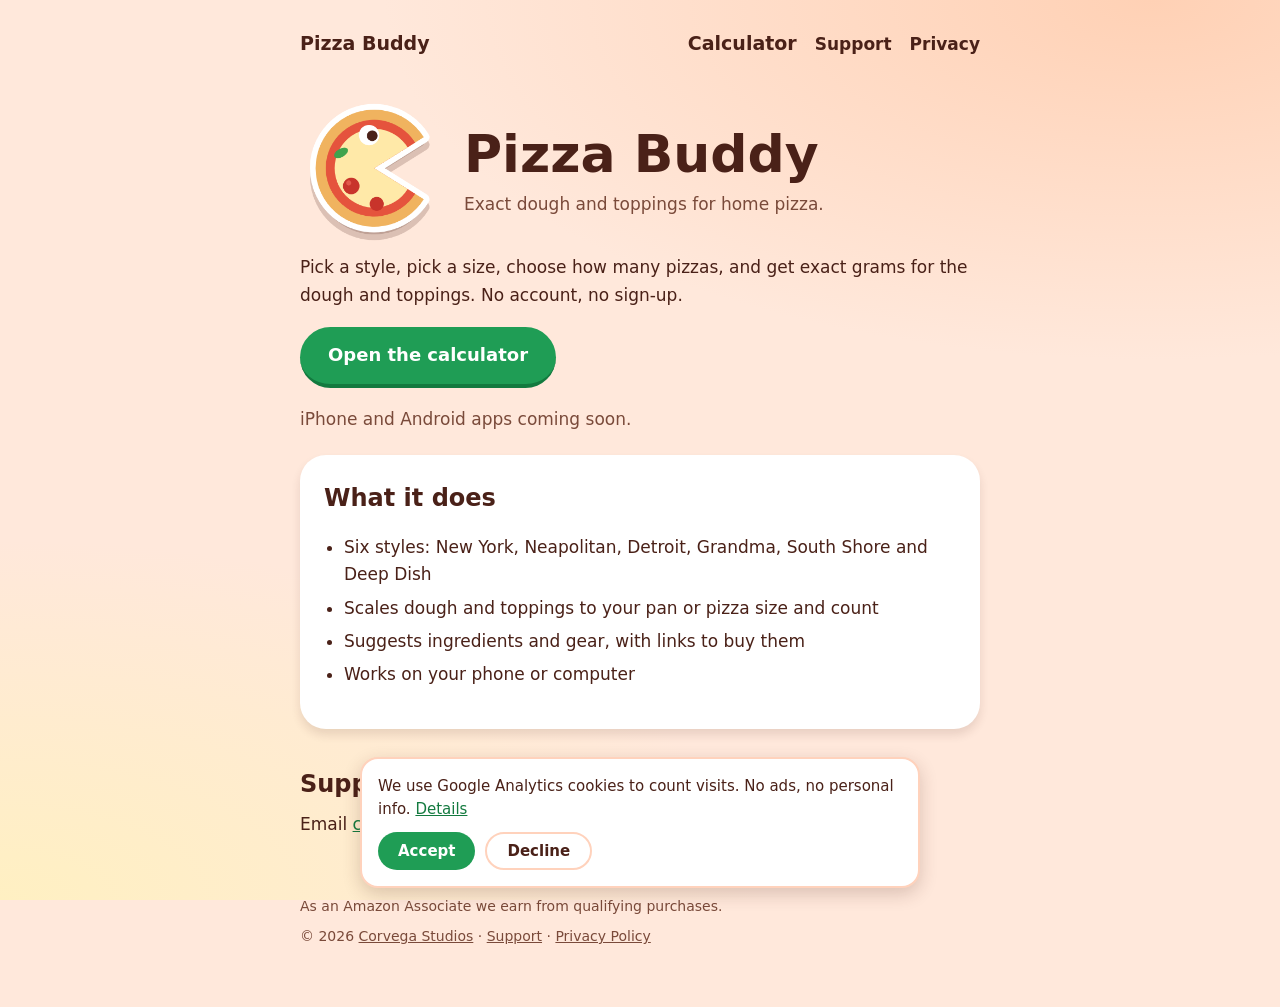
<file: index.html>
<!doctype html><html lang="en"><head><meta charset="utf-8"><meta name="viewport" content="width=device-width,initial-scale=1">
<title>Pizza Buddy | Home pizza dough calculator</title>
<meta name="description" content="Pick a style and size, get exact dough and topping weights for home pizza. Six styles from New York to Deep Dish.">
<meta property="og:title" content="Pizza Buddy"><meta property="og:description" content="Exact dough and topping weights for home pizza."><meta property="og:image" content="https://pizzabuddy.io/assets/social-og-1200x630.png"><meta property="og:url" content="https://pizzabuddy.io/">
<link rel="icon" href="assets/favicon-32.png"><link rel="apple-touch-icon" href="assets/apple-touch-icon-180.png"><link rel="stylesheet" href="style.css"><!-- Google tag (gtag.js) --><script async src="https://www.googletagmanager.com/gtag/js?id=G-6YEZPTC8D3"></script><script>window.dataLayer=window.dataLayer||[];function gtag(){dataLayer.push(arguments);}gtag("consent","default",{analytics_storage:"denied",ad_storage:"denied",ad_user_data:"denied",ad_personalization:"denied"});try{if(localStorage.getItem("pb-consent")==="granted")gtag("consent","update",{analytics_storage:"granted"})}catch(e){}gtag("js",new Date());gtag("config","G-6YEZPTC8D3");</script><script src="/consent.js" defer></script><script type="application/ld+json">{"@context":"https://schema.org","@type":"WebApplication","name":"Pizza Buddy","url":"https://pizzabuddy.io/app/","description":"Exact dough and topping weights for home pizza.","applicationCategory":"LifestyleApplication","operatingSystem":"Any","offers":{"@type":"Offer","price":"0","priceCurrency":"USD"},"publisher":{"@type":"Organization","name":"Corvega Studios","url":"https://pizzabuddy.io/studio/"}}</script></head><body><div class="wrap">
<nav><a href="./">Pizza Buddy</a><span><a href="app/">Calculator</a><a href="support.html">Support</a><a href="privacy.html">Privacy</a></span></nav>
<div class="hero"><img src="assets/mark-256.png" alt="Pizza Buddy logo"><div>
<h1 style="margin:0 0 8px">Pizza Buddy</h1>
<p class="muted" style="margin:0">Exact dough and toppings for home pizza.</p></div></div>
<p>Pick a style, pick a size, choose how many pizzas, and get exact grams for the dough and toppings. No account, no sign-up.</p>
<div class="row"><a class="btn" href="app/">Open the calculator</a></div>
<p class="muted">iPhone and Android apps coming soon.</p>
<div class="card"><h2 style="margin-top:0">What it does</h2><ul>
<li>Six styles: New York, Neapolitan, Detroit, Grandma, South Shore and Deep Dish</li>
<li>Scales dough and toppings to your pan or pizza size and count</li>
<li>Suggests ingredients and gear, with links to buy them</li>
<li>Works on your phone or computer</li></ul></div>
<h2>Support</h2>
<p>Email <a href="mailto:corvegastudiosapps@gmail.com">corvegastudiosapps@gmail.com</a> and I'll get back to you.</p>
<footer><p style="margin:0 0 8px">As an Amazon Associate we earn from qualifying purchases.</p>&copy; 2026 <a href="studio/">Corvega Studios</a> &middot; <a href="support.html">Support</a> &middot; <a href="privacy.html">Privacy Policy</a></footer>
</div></body></html>
</file>
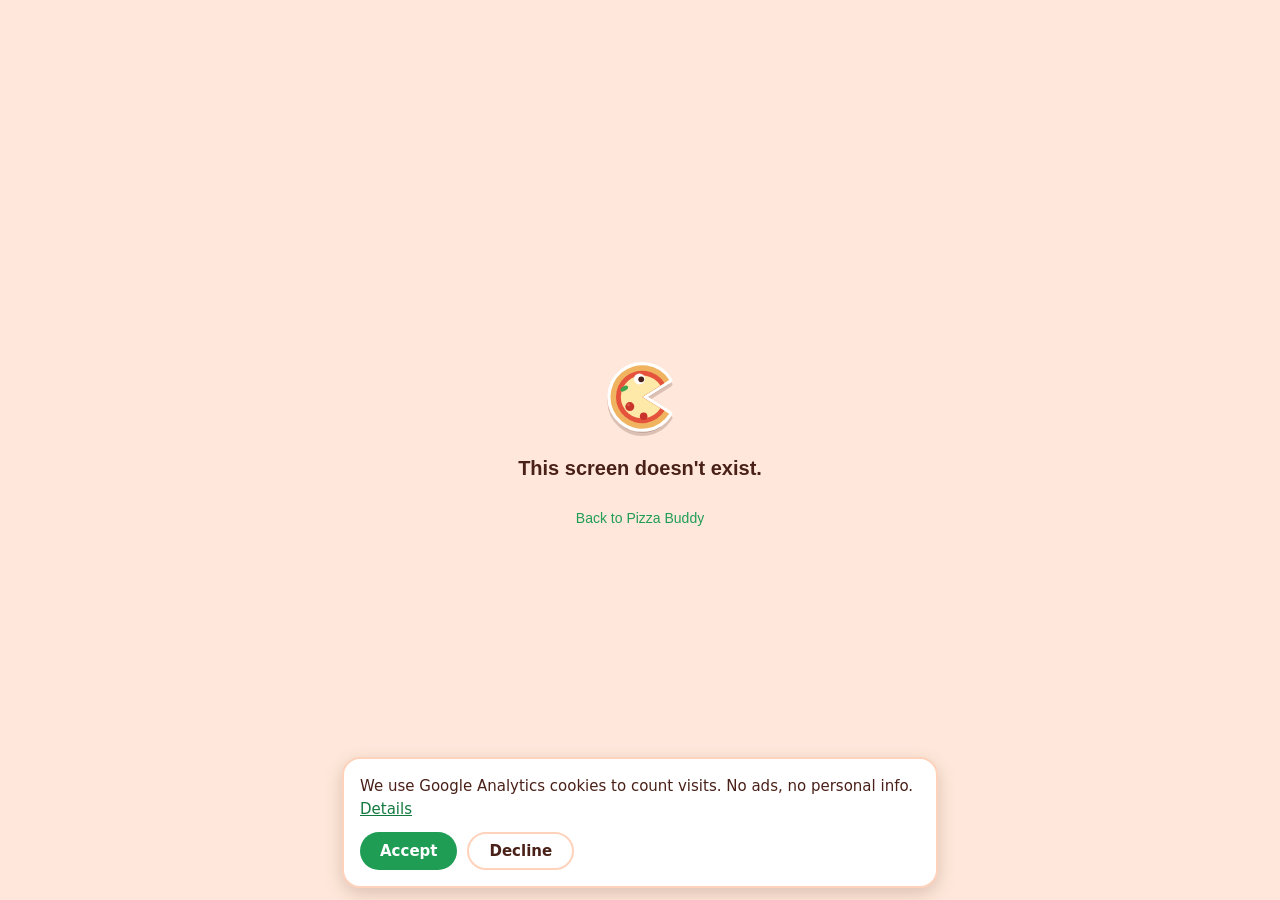
<file: app/index.html>
<!DOCTYPE html>
<html lang="en">
  <head>
    <meta charset="utf-8" />
    <meta httpEquiv="X-UA-Compatible" content="IE=edge" />
    <meta name="viewport" content="width=device-width, initial-scale=1, shrink-to-fit=no" />
    <title>Pizza Buddy</title>
    <!-- The `react-native-web` recommended style reset: https://necolas.github.io/react-native-web/docs/setup/#root-element -->
    <style id="expo-reset">
      /* These styles make the body full-height */
      html,
      body {
        height: 100%;
      }
      /* These styles disable body scrolling if you are using <ScrollView> */
      body {
        overflow: hidden;
      }
      /* These styles make the root element full-height */
      #root {
        display: flex;
        height: 100%;
        flex: 1;
      }
    </style>
  <link rel="icon" href="/app/favicon.ico"/><meta name="theme-color" content="#FFE8DB"><meta name="description" content="Exact dough and topping weights for home pizza."><link rel="apple-touch-icon" href="/assets/apple-touch-icon-180.png"><script async src="https://www.googletagmanager.com/gtag/js?id=G-6YEZPTC8D3"></script><script>window.dataLayer=window.dataLayer||[];function gtag(){dataLayer.push(arguments);}gtag("consent","default",{analytics_storage:"denied",ad_storage:"denied",ad_user_data:"denied",ad_personalization:"denied"});try{if(localStorage.getItem("pb-consent")==="granted")gtag("consent","update",{analytics_storage:"granted"})}catch(e){}gtag("js",new Date());gtag("config","G-6YEZPTC8D3");</script><script src="/consent.js" defer></script></head>

  <body>
    <!-- Use static rendering with Expo Router to support running without JavaScript. -->
    <noscript>
      You need to enable JavaScript to run this app.
    </noscript>
    <!-- The root element for your Expo app. -->
    <div id="root"><p style="font:600 20px system-ui;color:#4A2118;margin:auto">Loading Pizza Buddy&hellip;</p></div>
  <script src="/app/_expo/static/js/web/entry-aed9f51584dee3867e0c8224ca521d09.js" defer></script>
</body>
</html>
</file>
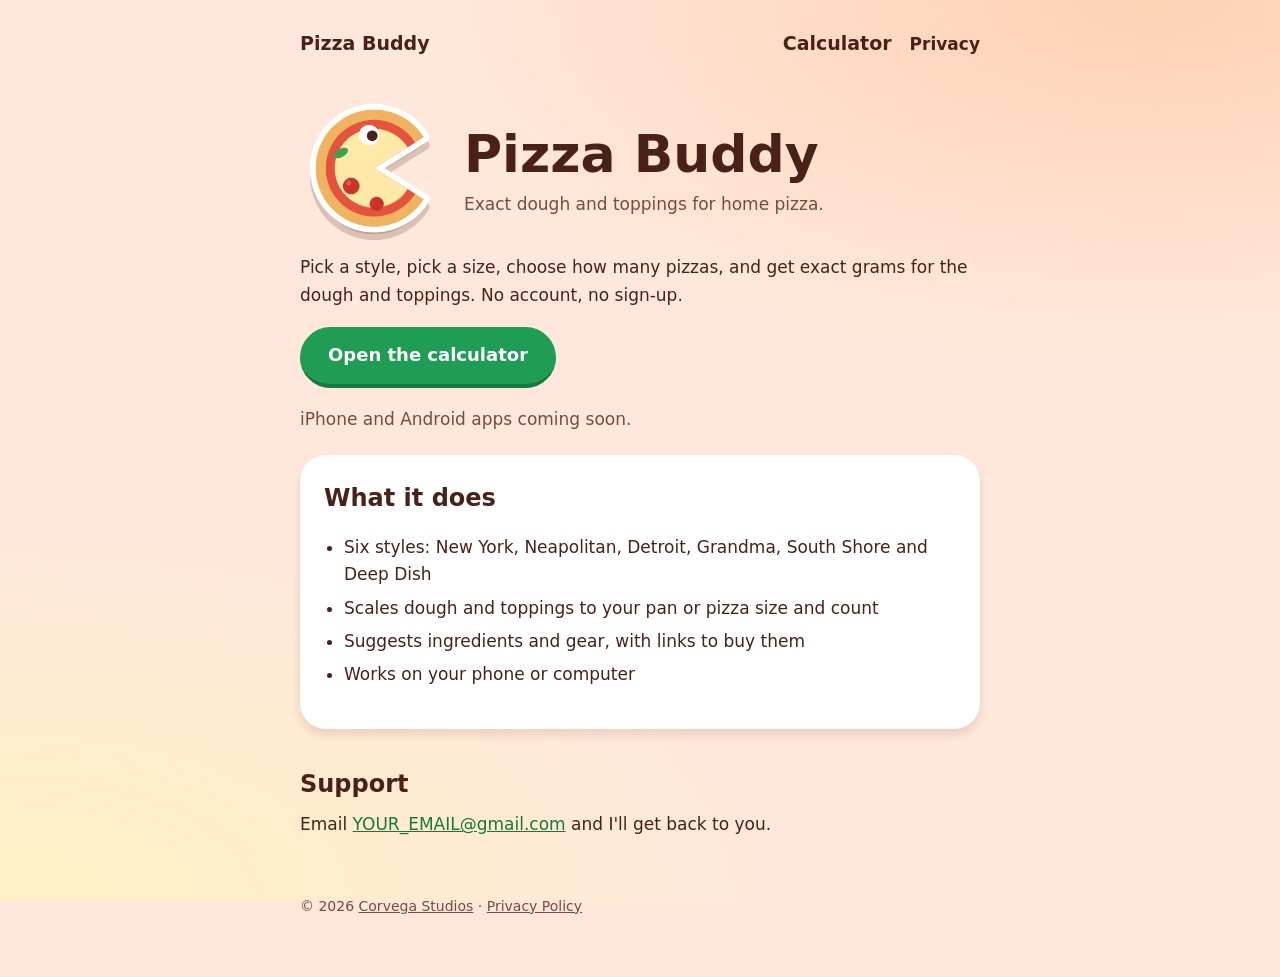
<file: pizzabuddy-site/index.html>
<!doctype html><html lang="en"><head><meta charset="utf-8"><meta name="viewport" content="width=device-width,initial-scale=1">
<title>Pizza Buddy | Home pizza dough calculator</title>
<meta name="description" content="Pick a style and size, get exact dough and topping weights for home pizza. Six styles from New York to Deep Dish.">
<meta property="og:title" content="Pizza Buddy"><meta property="og:description" content="Exact dough and topping weights for home pizza."><meta property="og:image" content="https://pizzabuddy.pizza/assets/social-og-1200x630.png"><meta property="og:url" content="https://pizzabuddy.pizza/">
<link rel="icon" href="assets/favicon-32.png"><link rel="apple-touch-icon" href="assets/apple-touch-icon-180.png"><link rel="stylesheet" href="style.css"></head><body><div class="wrap">
<nav><a href="./">Pizza Buddy</a><span><a href="app/">Calculator</a><a href="privacy.html">Privacy</a></span></nav>
<div class="hero"><img src="assets/mark-256.png" alt="Pizza Buddy logo"><div>
<h1 style="margin:0 0 8px">Pizza Buddy</h1>
<p class="muted" style="margin:0">Exact dough and toppings for home pizza.</p></div></div>
<p>Pick a style, pick a size, choose how many pizzas, and get exact grams for the dough and toppings. No account, no sign-up.</p>
<div class="row"><a class="btn" href="app/">Open the calculator</a></div>
<p class="muted">iPhone and Android apps coming soon.</p>
<div class="card"><h2 style="margin-top:0">What it does</h2><ul>
<li>Six styles: New York, Neapolitan, Detroit, Grandma, South Shore and Deep Dish</li>
<li>Scales dough and toppings to your pan or pizza size and count</li>
<li>Suggests ingredients and gear, with links to buy them</li>
<li>Works on your phone or computer</li></ul></div>
<h2>Support</h2>
<p>Email <a href="mailto:YOUR_EMAIL@gmail.com">YOUR_EMAIL@gmail.com</a> and I'll get back to you.</p>
<footer>&copy; 2026 <a href="studio/">Corvega Studios</a> &middot; <a href="privacy.html">Privacy Policy</a></footer>
</div></body></html>
</file>
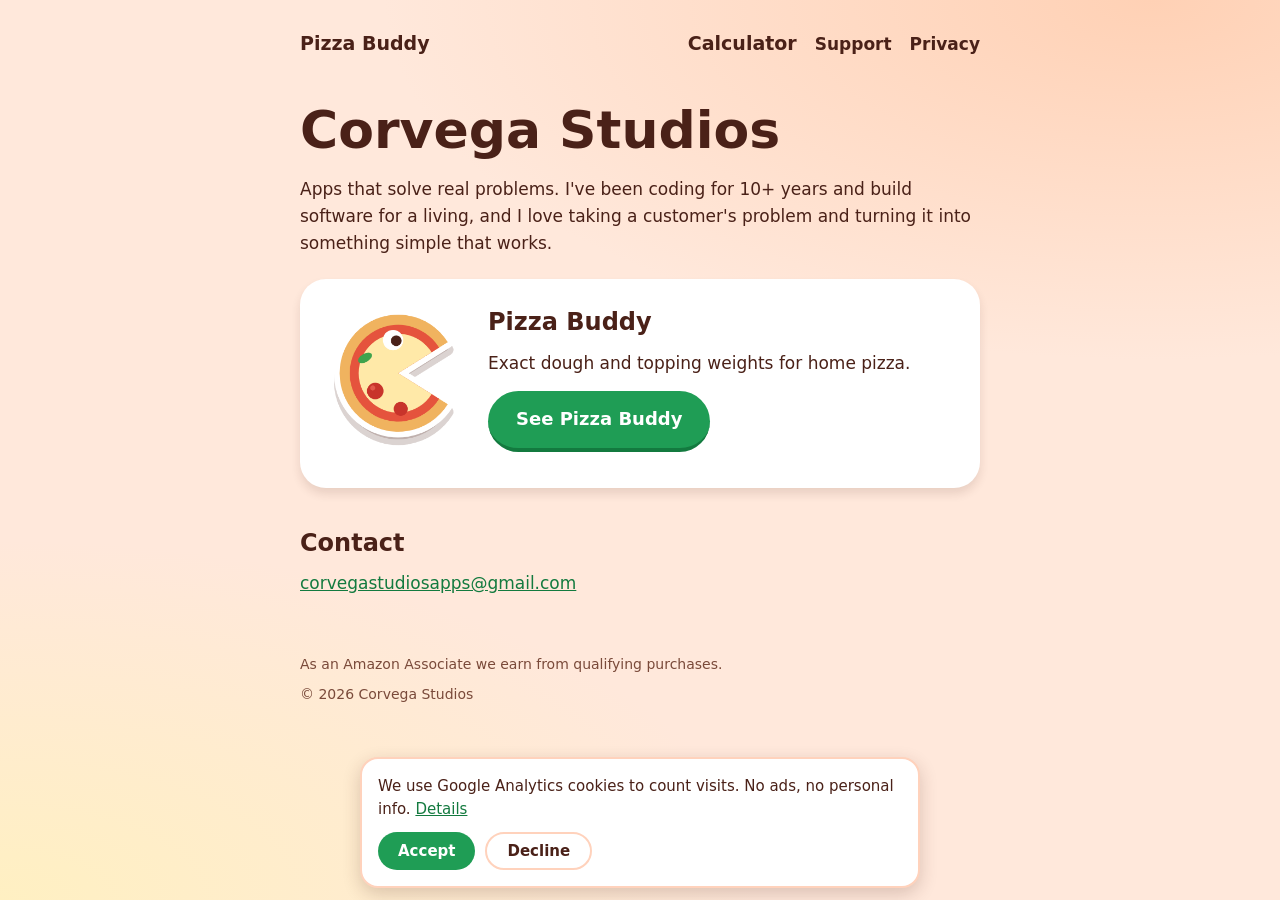
<file: studio/index.html>
<!doctype html><html lang="en"><head><meta charset="utf-8"><meta name="viewport" content="width=device-width,initial-scale=1">
<title>Corvega Studios</title><meta name="description" content="Corvega Studios makes apps that solve real customer problems."><meta property="og:title" content="Corvega Studios"><meta property="og:description" content="Corvega Studios makes apps that solve real customer problems."><meta property="og:image" content="https://pizzabuddy.io/assets/social-og-1200x630.png"><meta property="og:url" content="https://pizzabuddy.io/studio/"><link rel="canonical" href="https://pizzabuddy.io/studio/">
<link rel="icon" href="../assets/favicon-32.png"><link rel="stylesheet" href="../style.css"><!-- Google tag (gtag.js) --><script async src="https://www.googletagmanager.com/gtag/js?id=G-6YEZPTC8D3"></script><script>window.dataLayer=window.dataLayer||[];function gtag(){dataLayer.push(arguments);}gtag("consent","default",{analytics_storage:"denied",ad_storage:"denied",ad_user_data:"denied",ad_personalization:"denied"});try{if(localStorage.getItem("pb-consent")==="granted")gtag("consent","update",{analytics_storage:"granted"})}catch(e){}gtag("js",new Date());gtag("config","G-6YEZPTC8D3");</script><script src="/consent.js" defer></script></head><body><div class="wrap">
<nav><a href="../">Pizza Buddy</a><span><a href="../app/">Calculator</a><a href="../support.html">Support</a><a href="../privacy.html">Privacy</a></span></nav>
<h1>Corvega Studios</h1>
<p>Apps that solve real problems. I've been coding for 10+ years and build software for a living, and I love taking a customer's problem and turning it into something simple that works.</p>
<div class="card"><div class="hero"><img src="../assets/mark-256.png" alt="Pizza Buddy logo"><div>
<h2 style="margin-top:0">Pizza Buddy</h2>
<p>Exact dough and topping weights for home pizza.</p>
<a class="btn" href="../">See Pizza Buddy</a></div></div></div>
<h2>Contact</h2>
<p><a href="mailto:corvegastudiosapps@gmail.com">corvegastudiosapps@gmail.com</a></p>
<footer><p style="margin:0 0 8px">As an Amazon Associate we earn from qualifying purchases.</p>&copy; 2026 Corvega Studios</footer>
</div></body></html>
</file>
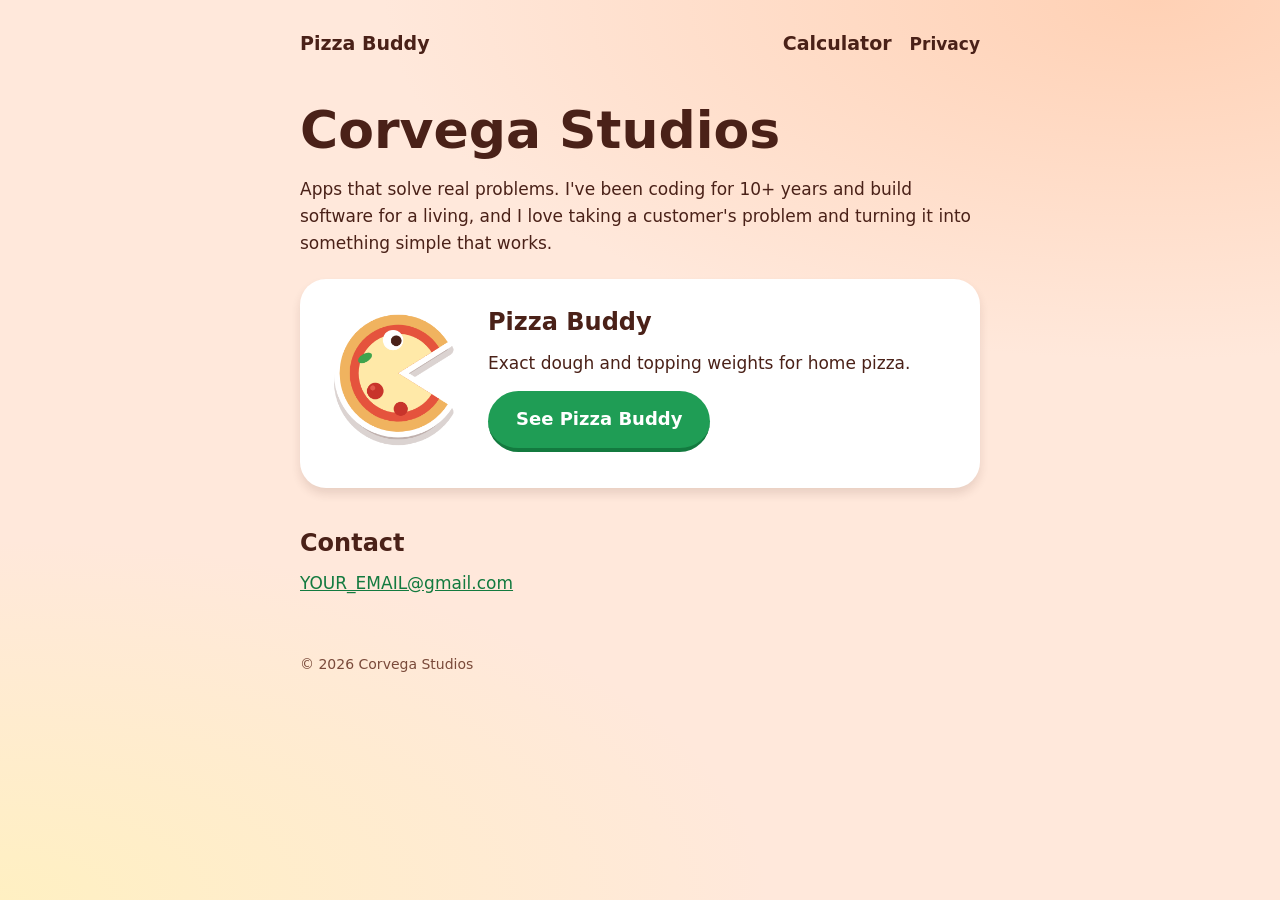
<file: pizzabuddy-site/studio/index.html>
<!doctype html><html lang="en"><head><meta charset="utf-8"><meta name="viewport" content="width=device-width,initial-scale=1">
<title>Corvega Studios</title><meta name="description" content="Corvega Studios makes apps that solve real customer problems.">
<link rel="icon" href="../assets/favicon-32.png"><link rel="stylesheet" href="../style.css"></head><body><div class="wrap">
<nav><a href="../">Pizza Buddy</a><span><a href="../app/">Calculator</a><a href="../privacy.html">Privacy</a></span></nav>
<h1>Corvega Studios</h1>
<p>Apps that solve real problems. I've been coding for 10+ years and build software for a living, and I love taking a customer's problem and turning it into something simple that works.</p>
<div class="card"><div class="hero"><img src="../assets/mark-256.png" alt="Pizza Buddy logo"><div>
<h2 style="margin-top:0">Pizza Buddy</h2>
<p>Exact dough and topping weights for home pizza.</p>
<a class="btn" href="../">See Pizza Buddy</a></div></div></div>
<h2>Contact</h2>
<p><a href="mailto:YOUR_EMAIL@gmail.com">YOUR_EMAIL@gmail.com</a></p>
<footer>&copy; 2026 Corvega Studios</footer>
</div></body></html>
</file>
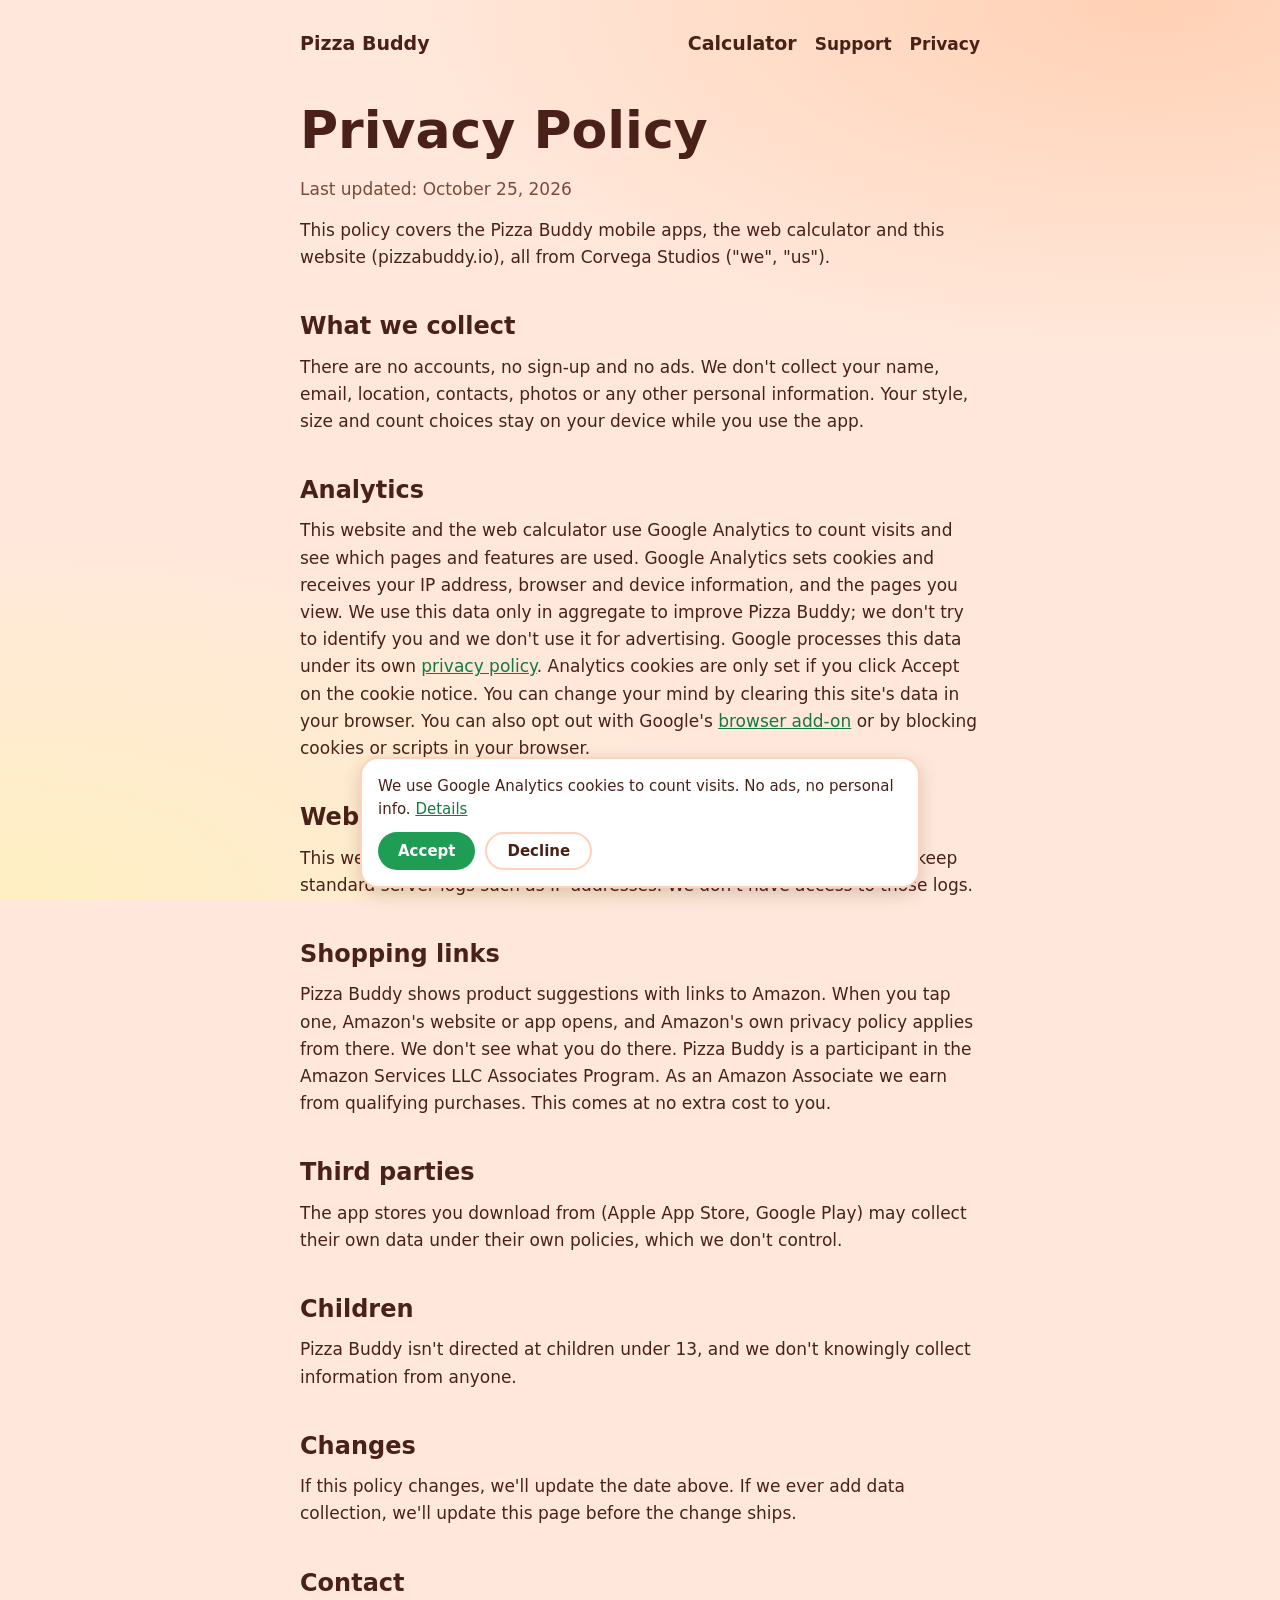
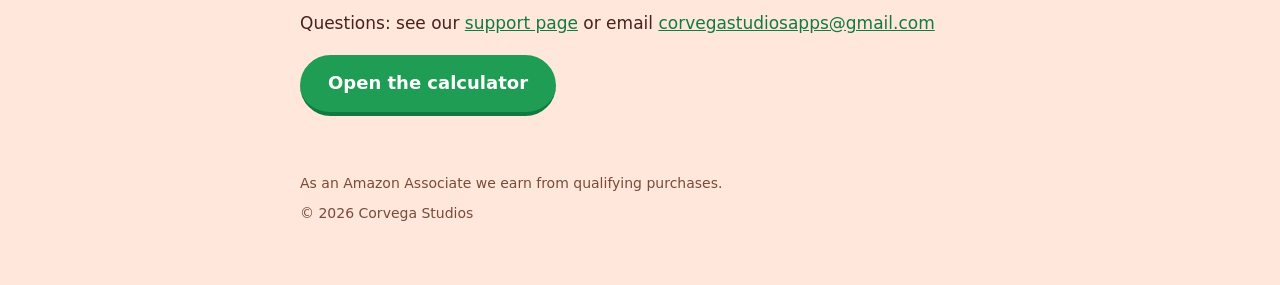
<file: privacy.html>
<!doctype html><html lang="en"><head><meta charset="utf-8"><meta name="viewport" content="width=device-width,initial-scale=1">
<title>Privacy Policy | Corvega Studios</title><meta name="description" content="Pizza Buddy collects no personal information. Read the full privacy policy."><meta property="og:title" content="Privacy Policy | Corvega Studios"><meta property="og:description" content="Pizza Buddy collects no personal information. Read the full privacy policy."><meta property="og:image" content="https://pizzabuddy.io/assets/social-og-1200x630.png"><meta property="og:url" content="https://pizzabuddy.io/privacy.html"><link rel="canonical" href="https://pizzabuddy.io/privacy.html"><link rel="icon" href="assets/favicon-32.png"><link rel="stylesheet" href="style.css"><!-- Google tag (gtag.js) --><script async src="https://www.googletagmanager.com/gtag/js?id=G-6YEZPTC8D3"></script><script>window.dataLayer=window.dataLayer||[];function gtag(){dataLayer.push(arguments);}gtag("consent","default",{analytics_storage:"denied",ad_storage:"denied",ad_user_data:"denied",ad_personalization:"denied"});try{if(localStorage.getItem("pb-consent")==="granted")gtag("consent","update",{analytics_storage:"granted"})}catch(e){}gtag("js",new Date());gtag("config","G-6YEZPTC8D3");</script><script src="/consent.js" defer></script></head><body><div class="wrap">
<nav><a href="./">Pizza Buddy</a><span><a href="app/">Calculator</a><a href="support.html">Support</a><a href="privacy.html">Privacy</a></span></nav>
<h1>Privacy Policy</h1>
<p class="muted">Last updated: October 25, 2026</p>
<p>This policy covers the Pizza Buddy mobile apps, the web calculator and this website (pizzabuddy.io), all from Corvega Studios ("we", "us").</p>
<h2>What we collect</h2>
<p>There are no accounts, no sign-up and no ads. We don't collect your name, email, location, contacts, photos or any other personal information. Your style, size and count choices stay on your device while you use the app.</p>
<h2>Analytics</h2>
<p>This website and the web calculator use Google Analytics to count visits and see which pages and features are used. Google Analytics sets cookies and receives your IP address, browser and device information, and the pages you view. We use this data only in aggregate to improve Pizza Buddy; we don't try to identify you and we don't use it for advertising. Google processes this data under its own <a href="https://policies.google.com/privacy">privacy policy</a>. Analytics cookies are only set if you click Accept on the cookie notice. You can change your mind by clearing this site's data in your browser. You can also opt out with Google's <a href="https://tools.google.com/dlpage/gaoptout">browser add-on</a> or by blocking cookies or scripts in your browser.</p>
<h2>Website hosting</h2>
<p>This website is hosted on GitHub Pages. Like any web host, GitHub may keep standard server logs such as IP addresses. We don't have access to those logs.</p>
<h2>Shopping links</h2>
<p>Pizza Buddy shows product suggestions with links to Amazon. When you tap one, Amazon's website or app opens, and Amazon's own privacy policy applies from there. We don't see what you do there. Pizza Buddy is a participant in the Amazon Services LLC Associates Program. As an Amazon Associate we earn from qualifying purchases. This comes at no extra cost to you.</p>
<h2>Third parties</h2>
<p>The app stores you download from (Apple App Store, Google Play) may collect their own data under their own policies, which we don't control.</p>
<h2>Children</h2>
<p>Pizza Buddy isn't directed at children under 13, and we don't knowingly collect information from anyone.</p>
<h2>Changes</h2>
<p>If this policy changes, we'll update the date above. If we ever add data collection, we'll update this page before the change ships.</p>
<h2>Contact</h2>
<p>Questions: see our <a href="support.html">support page</a> or email <a href="mailto:corvegastudiosapps@gmail.com">corvegastudiosapps@gmail.com</a></p>
<div class="row"><a class="btn" href="app/">Open the calculator</a></div>
<footer><p style="margin:0 0 8px">As an Amazon Associate we earn from qualifying purchases.</p>&copy; 2026 Corvega Studios</footer>
</div></body></html>
</file>
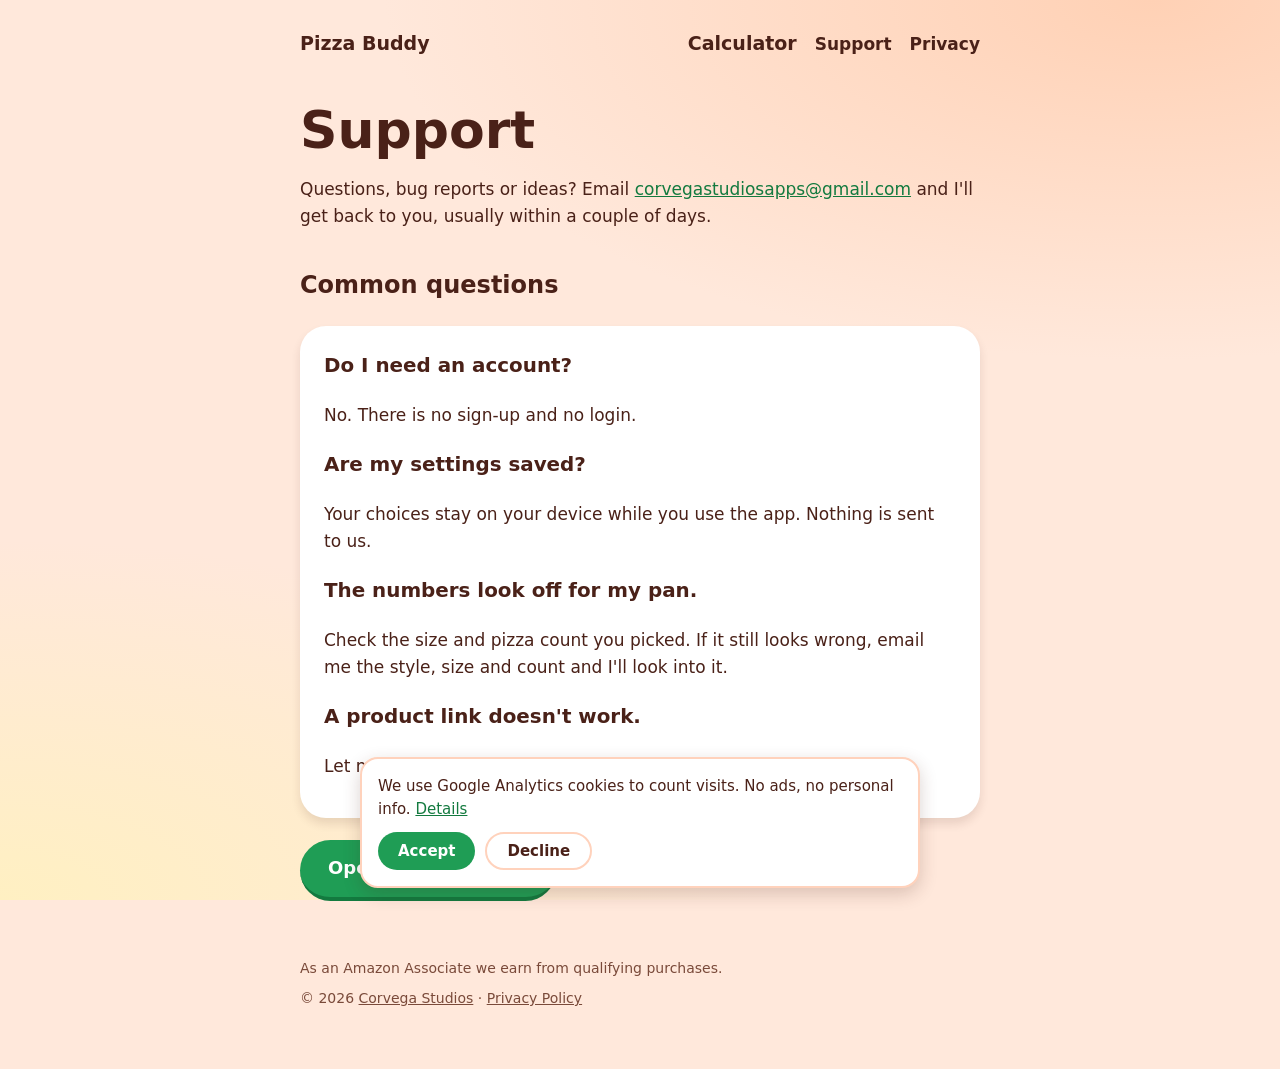
<file: support.html>
<!doctype html><html lang="en"><head><meta charset="utf-8"><meta name="viewport" content="width=device-width,initial-scale=1">
<title>Support | Pizza Buddy</title><meta name="description" content="Get help with Pizza Buddy, the home pizza dough calculator."><meta property="og:title" content="Pizza Buddy Support"><meta property="og:description" content="Get help with Pizza Buddy, the home pizza dough calculator."><meta property="og:image" content="https://pizzabuddy.io/assets/social-og-1200x630.png"><meta property="og:url" content="https://pizzabuddy.io/support.html"><link rel="canonical" href="https://pizzabuddy.io/support.html">
<link rel="icon" href="assets/favicon-32.png"><link rel="stylesheet" href="style.css">
<!-- Google tag (gtag.js) --><script async src="https://www.googletagmanager.com/gtag/js?id=G-6YEZPTC8D3"></script><script>window.dataLayer=window.dataLayer||[];function gtag(){dataLayer.push(arguments);}gtag("consent","default",{analytics_storage:"denied",ad_storage:"denied",ad_user_data:"denied",ad_personalization:"denied"});try{if(localStorage.getItem("pb-consent")==="granted")gtag("consent","update",{analytics_storage:"granted"})}catch(e){}gtag("js",new Date());gtag("config","G-6YEZPTC8D3");</script><script src="/consent.js" defer></script></head><body><div class="wrap">
<nav><a href="./">Pizza Buddy</a><span><a href="app/">Calculator</a><a href="support.html">Support</a><a href="privacy.html">Privacy</a></span></nav>
<h1>Support</h1>
<p>Questions, bug reports or ideas? Email <a href="mailto:corvegastudiosapps@gmail.com">corvegastudiosapps@gmail.com</a> and I'll get back to you, usually within a couple of days.</p>
<h2>Common questions</h2>
<div class="card"><h3 style="margin-top:0">Do I need an account?</h3><p>No. There is no sign-up and no login.</p>
<h3>Are my settings saved?</h3><p>Your choices stay on your device while you use the app. Nothing is sent to us.</p>
<h3>The numbers look off for my pan.</h3><p>Check the size and pizza count you picked. If it still looks wrong, email me the style, size and count and I'll look into it.</p>
<h3>A product link doesn't work.</h3><p>Let me know which product and I'll fix it.</p></div>
<div class="row"><a class="btn" href="app/">Open the calculator</a></div>
<footer><p style="margin:0 0 8px">As an Amazon Associate we earn from qualifying purchases.</p>&copy; 2026 <a href="studio/">Corvega Studios</a> &middot; <a href="privacy.html">Privacy Policy</a></footer>
</div></body></html>
</file>
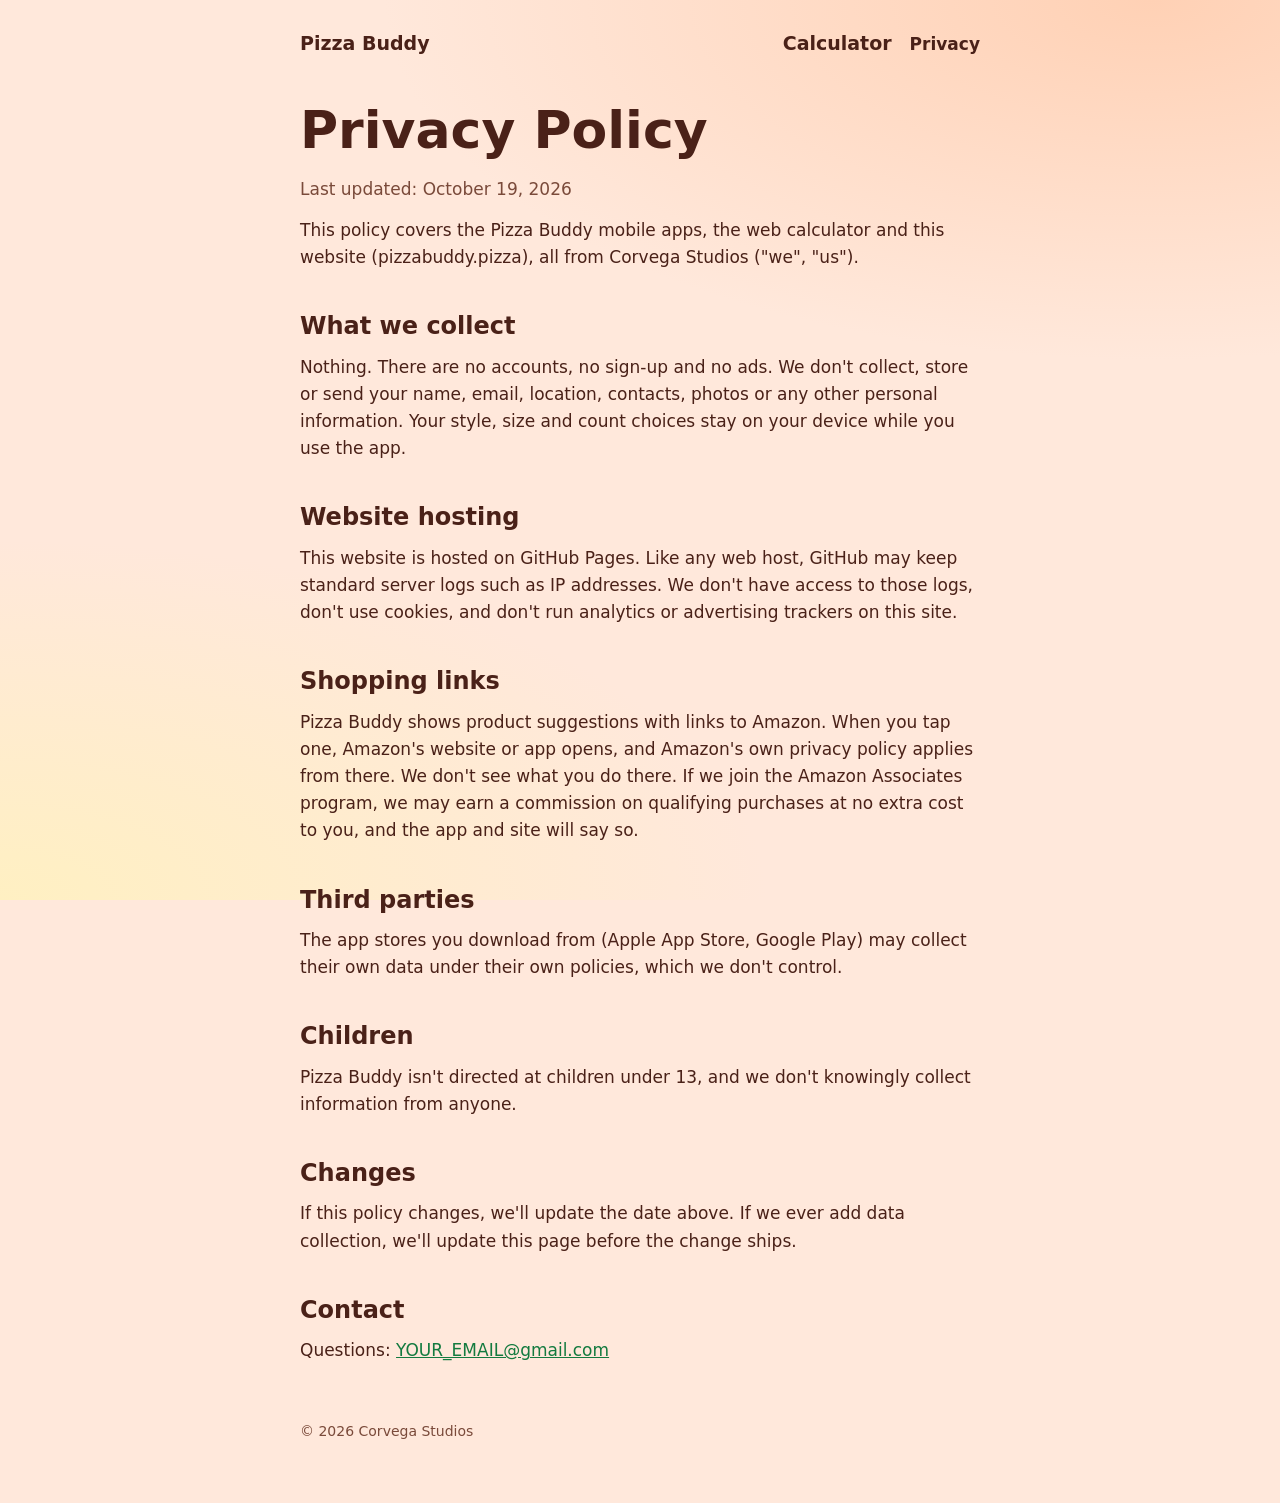
<file: pizzabuddy-site/privacy.html>
<!doctype html><html lang="en"><head><meta charset="utf-8"><meta name="viewport" content="width=device-width,initial-scale=1">
<title>Privacy Policy | Corvega Studios</title><link rel="icon" href="assets/favicon-32.png"><link rel="stylesheet" href="style.css"></head><body><div class="wrap">
<nav><a href="./">Pizza Buddy</a><span><a href="app/">Calculator</a><a href="privacy.html">Privacy</a></span></nav>
<h1>Privacy Policy</h1>
<p class="muted">Last updated: October 19, 2026</p>
<p>This policy covers the Pizza Buddy mobile apps, the web calculator and this website (pizzabuddy.pizza), all from Corvega Studios ("we", "us").</p>
<h2>What we collect</h2>
<p>Nothing. There are no accounts, no sign-up and no ads. We don't collect, store or send your name, email, location, contacts, photos or any other personal information. Your style, size and count choices stay on your device while you use the app.</p>
<h2>Website hosting</h2>
<p>This website is hosted on GitHub Pages. Like any web host, GitHub may keep standard server logs such as IP addresses. We don't have access to those logs, don't use cookies, and don't run analytics or advertising trackers on this site.</p>
<h2>Shopping links</h2>
<p>Pizza Buddy shows product suggestions with links to Amazon. When you tap one, Amazon's website or app opens, and Amazon's own privacy policy applies from there. We don't see what you do there. If we join the Amazon Associates program, we may earn a commission on qualifying purchases at no extra cost to you, and the app and site will say so.</p>
<h2>Third parties</h2>
<p>The app stores you download from (Apple App Store, Google Play) may collect their own data under their own policies, which we don't control.</p>
<h2>Children</h2>
<p>Pizza Buddy isn't directed at children under 13, and we don't knowingly collect information from anyone.</p>
<h2>Changes</h2>
<p>If this policy changes, we'll update the date above. If we ever add data collection, we'll update this page before the change ships.</p>
<h2>Contact</h2>
<p>Questions: <a href="mailto:YOUR_EMAIL@gmail.com">YOUR_EMAIL@gmail.com</a></p>
<footer>&copy; 2026 Corvega Studios</footer>
</div></body></html>
</file>
<file: style.css>
:root{--page:#FFE8DB;--ink:#4A2118;--muted:#7A4A3A;--surface:#fff;--accent:#1F9D55;--deep:#137A3F;--line:#FFD2BC}
*{box-sizing:border-box}
body{margin:0;background:var(--page);color:var(--ink);font:17px/1.6 ui-rounded,"SF Pro Rounded","Nunito","Segoe UI",system-ui,sans-serif;min-height:100vh;background-image:radial-gradient(60% 40% at 90% 0%,#FFD1B5,transparent),radial-gradient(60% 40% at 0% 100%,#FFF0C2,transparent);background-attachment:fixed}
.wrap{max-width:720px;margin:0 auto;padding:28px 20px 60px}
nav{display:flex;justify-content:space-between;align-items:center;margin-bottom:44px;font-weight:600}
nav a{color:var(--ink);text-decoration:none;margin-left:18px}nav a:first-child{margin-left:0;font-size:19px}
h1{font-size:clamp(34px,7vw,52px);line-height:1.1;margin:0 0 16px}
h2{font-size:24px;margin:36px 0 8px}
p{margin:0 0 14px}.muted{color:var(--muted)}
.card{background:var(--surface);border-radius:26px;padding:24px;box-shadow:0 6px 10px rgba(74,33,24,.12);margin:22px 0}
.btn{display:inline-block;background:var(--accent);color:#fff;text-decoration:none;font-weight:600;padding:14px 28px;border-radius:999px;border-bottom:4px solid var(--deep);font-size:18px}
.btn:active{transform:translateY(2px)}
.btn.ghost{background:#fff;color:var(--ink);border:2px solid var(--line);border-bottom-width:4px}
a{color:var(--deep)}ul{padding-left:20px}li{margin-bottom:6px}
.hero{display:flex;align-items:center;gap:24px;flex-wrap:wrap;margin-bottom:12px}
.hero img{width:140px;height:140px}
.row{display:flex;gap:12px;flex-wrap:wrap;margin:18px 0}
.soon{display:inline-block;background:#fff;border:2px dashed var(--line);border-radius:14px;padding:10px 16px;color:var(--muted);font-weight:600}
footer{margin-top:56px;color:var(--muted);font-size:14px}footer a{color:var(--muted)}
</file>
<file: pizzabuddy-site/style.css>
:root{--page:#FFE8DB;--ink:#4A2118;--muted:#7A4A3A;--surface:#fff;--accent:#1F9D55;--deep:#137A3F;--line:#FFD2BC}
*{box-sizing:border-box}
body{margin:0;background:var(--page);color:var(--ink);font:17px/1.6 ui-rounded,"SF Pro Rounded","Nunito","Segoe UI",system-ui,sans-serif;min-height:100vh;background-image:radial-gradient(60% 40% at 90% 0%,#FFD1B5,transparent),radial-gradient(60% 40% at 0% 100%,#FFF0C2,transparent);background-attachment:fixed}
.wrap{max-width:720px;margin:0 auto;padding:28px 20px 60px}
nav{display:flex;justify-content:space-between;align-items:center;margin-bottom:44px;font-weight:600}
nav a{color:var(--ink);text-decoration:none;margin-left:18px}nav a:first-child{margin-left:0;font-size:19px}
h1{font-size:clamp(34px,7vw,52px);line-height:1.1;margin:0 0 16px}
h2{font-size:24px;margin:36px 0 8px}
p{margin:0 0 14px}.muted{color:var(--muted)}
.card{background:var(--surface);border-radius:26px;padding:24px;box-shadow:0 6px 10px rgba(74,33,24,.12);margin:22px 0}
.btn{display:inline-block;background:var(--accent);color:#fff;text-decoration:none;font-weight:600;padding:14px 28px;border-radius:999px;border-bottom:4px solid var(--deep);font-size:18px}
.btn:active{transform:translateY(2px)}
.btn.ghost{background:#fff;color:var(--ink);border:2px solid var(--line);border-bottom-width:4px}
a{color:var(--deep)}ul{padding-left:20px}li{margin-bottom:6px}
.hero{display:flex;align-items:center;gap:24px;flex-wrap:wrap;margin-bottom:12px}
.hero img{width:140px;height:140px}
.row{display:flex;gap:12px;flex-wrap:wrap;margin:18px 0}
.soon{display:inline-block;background:#fff;border:2px dashed var(--line);border-radius:14px;padding:10px 16px;color:var(--muted);font-weight:600}
footer{margin-top:56px;color:var(--muted);font-size:14px}footer a{color:var(--muted)}
</file>
